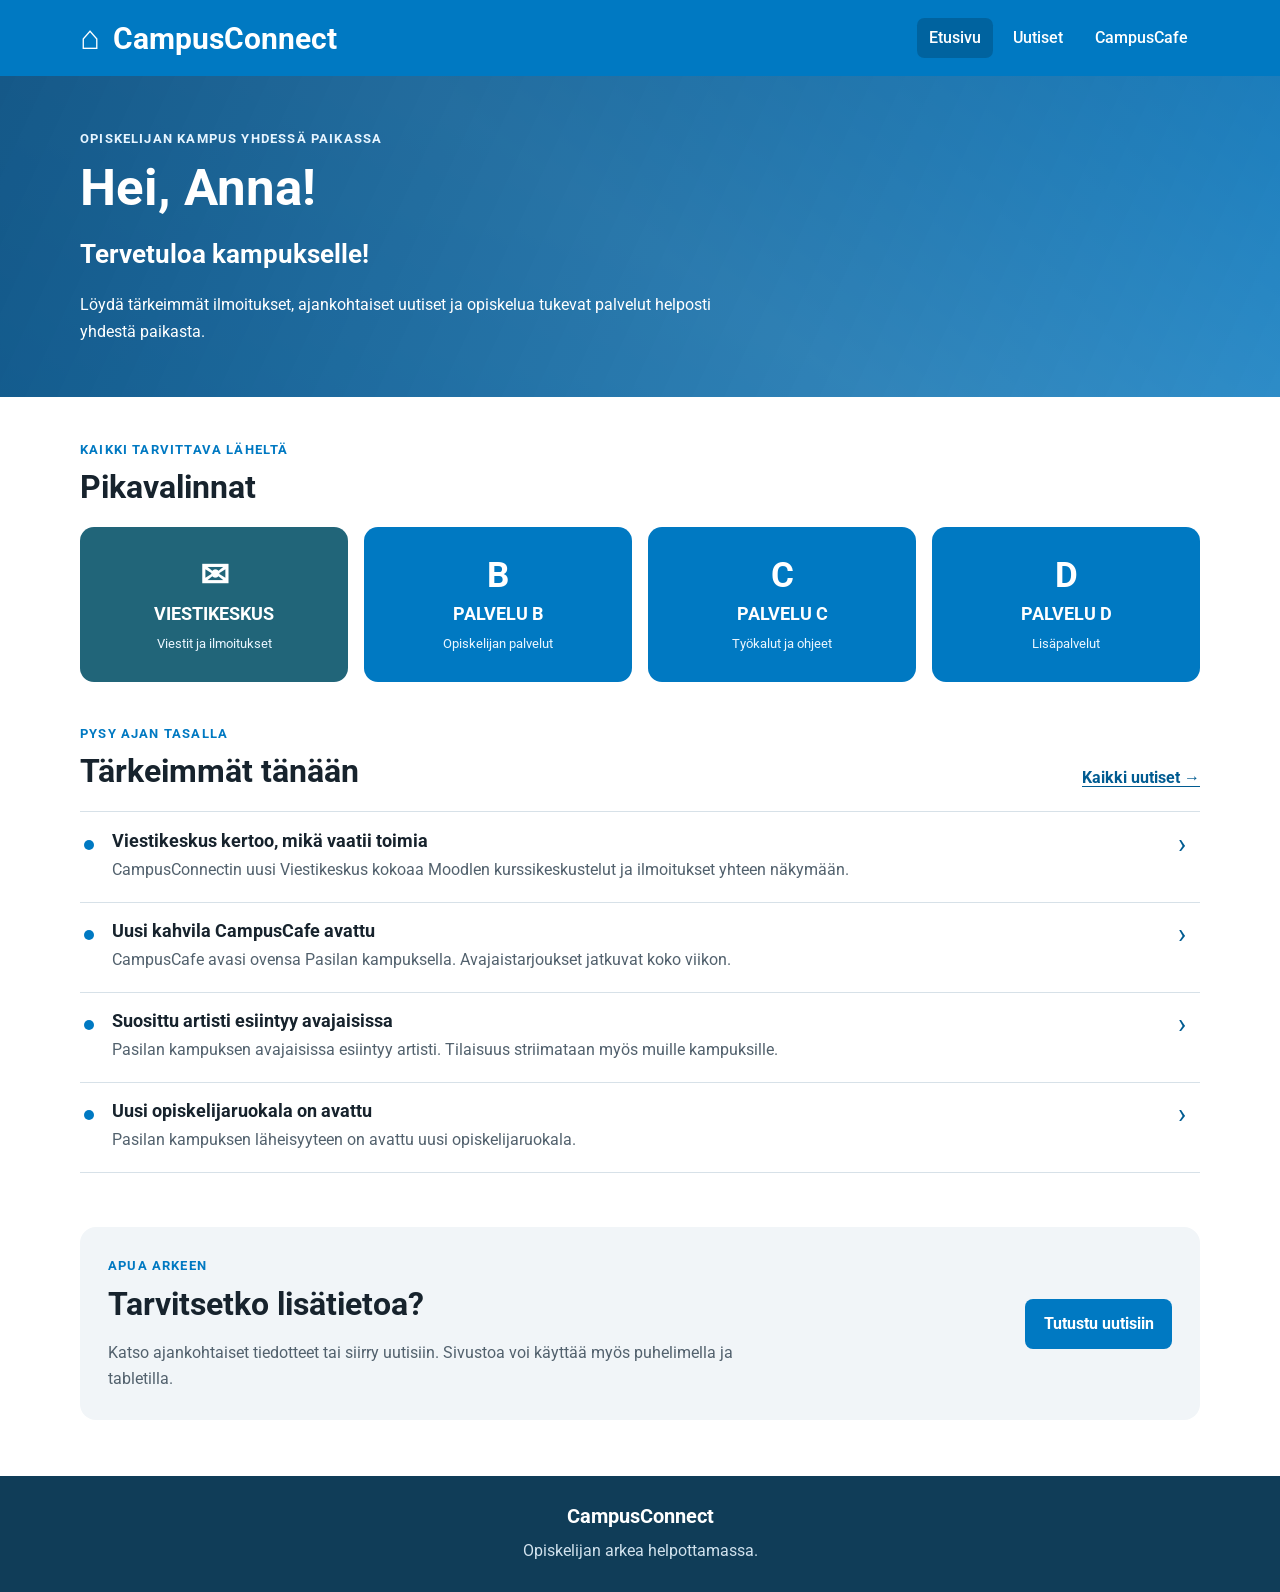
<file: index.html>
<!doctype html>
<html lang="fi">
<head>
  <meta charset="utf-8">
  <meta name="viewport" content="width=device-width, initial-scale=1">
  <meta name="description" content="CampusConnect – kampuksen tärkeimmät uutiset ja palvelut opiskelijoille.">
  <title>CampusConnect – Etusivu</title>
  <link rel="preconnect" href="https://fonts.googleapis.com">
  <link rel="preconnect" href="https://fonts.gstatic.com" crossorigin>
  <link href="https://fonts.googleapis.com/css2?family=Roboto:wght@400;500;700&display=swap" rel="stylesheet">
  <link rel="stylesheet" href="style.css">
</head>
<body>
  <a class="skip-link" href="#main">Siirry pääsisältöön</a>
  <header class="site-header">
    <a class="brand" href="index.html" aria-label="CampusConnect, etusivu">
      <span class="brand-icon" aria-hidden="true">⌂</span> CampusConnect
    </a>
    <nav class="main-nav" aria-label="Päänavigaatio">
      <a href="index.html" aria-current="page">Etusivu</a>
      <a href="uutiset.html">Uutiset</a>
      <a href="uutinen.html">CampusCafe</a>
    </nav>
  </header>

  <main id="main">
    <section class="hero" aria-labelledby="welcome-title">
      <div class="hero-content">
        <p class="eyebrow">Opiskelijan kampus yhdessä paikassa</p>
        <h1 id="welcome-title">Hei, Anna!</h1>
        <p class="hero-lead">Tervetuloa kampukselle!</p>
        <p>Löydä tärkeimmät ilmoitukset, ajankohtaiset uutiset ja opiskelua tukevat palvelut helposti yhdestä paikasta.</p>
      </div>
    </section>

    <section class="services section-wrap" aria-labelledby="services-title">
      <div class="section-heading">
        <div>
          <p class="eyebrow">Kaikki tarvittava läheltä</p>
          <h2 id="services-title">Pikavalinnat</h2>
        </div>
      </div>
      <div class="service-grid">
        <a class="service-card service-chat" href="#viestit">
          <span class="service-symbol" aria-hidden="true">✉</span>
          <span>Viestikeskus</span>
          <small>Viestit ja ilmoitukset</small>
        </a>
        <a class="service-card" href="#palvelut">
          <span class="service-symbol" aria-hidden="true">B</span>
          <span>Palvelu B</span>
          <small>Opiskelijan palvelut</small>
        </a>
        <a class="service-card" href="#palvelut">
          <span class="service-symbol" aria-hidden="true">C</span>
          <span>Palvelu C</span>
          <small>Työkalut ja ohjeet</small>
        </a>
        <a class="service-card" href="#palvelut">
          <span class="service-symbol" aria-hidden="true">D</span>
          <span>Palvelu D</span>
          <small>Lisäpalvelut</small>
        </a>
      </div>
    </section>

    <section class="news-section section-wrap" aria-labelledby="news-title">
      <div class="section-heading">
        <div>
          <p class="eyebrow">Pysy ajan tasalla</p>
          <h2 id="news-title">Tärkeimmät tänään</h2>
        </div>
        <a class="text-link" href="uutiset.html">Kaikki uutiset <span aria-hidden="true">→</span></a>
      </div>
      <div class="news-list">
        <article class="news-item" id="viestit">
          <span class="news-dot" aria-hidden="true"></span>
          <div>
            <h3><a href="uutiset.html#viestikeskus">Viestikeskus kertoo, mikä vaatii toimia</a></h3>
            <p>CampusConnectin uusi Viestikeskus kokoaa Moodlen kurssikeskustelut ja ilmoitukset yhteen näkymään.</p>
          </div>
          <a class="arrow-link" href="uutiset.html#viestikeskus" aria-label="Lue Viestikeskuksen uutinen">›</a>
        </article>
        <article class="news-item">
          <span class="news-dot" aria-hidden="true"></span>
          <div>
            <h3><a href="uutinen.html">Uusi kahvila CampusCafe avattu</a></h3>
            <p>CampusCafe avasi ovensa Pasilan kampuksella. Avajaistarjoukset jatkuvat koko viikon.</p>
          </div>
          <a class="arrow-link" href="uutinen.html" aria-label="Lue CampusCafe-uutinen">›</a>
        </article>
        <article class="news-item">
          <span class="news-dot" aria-hidden="true"></span>
          <div>
            <h3><a href="uutiset.html#esiintyja">Suosittu artisti esiintyy avajaisissa</a></h3>
            <p>Pasilan kampuksen avajaisissa esiintyy artisti. Tilaisuus striimataan myös muille kampuksille.</p>
          </div>
          <a class="arrow-link" href="uutiset.html#esiintyja" aria-label="Lue esiintymisen uutinen">›</a>
        </article>
        <article class="news-item" id="palvelut">
          <span class="news-dot" aria-hidden="true"></span>
          <div>
            <h3><a href="uutiset.html#ruokala">Uusi opiskelijaruokala on avattu</a></h3>
            <p>Pasilan kampuksen läheisyyteen on avattu uusi opiskelijaruokala.</p>
          </div>
          <a class="arrow-link" href="uutiset.html#ruokala" aria-label="Lue opiskelijaruokalan uutinen">›</a>
        </article>
      </div>
    </section>

    <section class="info-band section-wrap" aria-labelledby="info-title">
      <div>
        <p class="eyebrow">Apua arkeen</p>
        <h2 id="info-title">Tarvitsetko lisätietoa?</h2>
        <p>Katso ajankohtaiset tiedotteet tai siirry uutisiin. Sivustoa voi käyttää myös puhelimella ja tabletilla.</p>
      </div>
      <a class="button-link" href="uutiset.html">Tutustu uutisiin</a>
    </section>
  </main>

  <footer class="site-footer">
    <a class="footer-brand" href="index.html">CampusConnect</a>
    <p>Opiskelijan arkea helpottamassa.</p>
  </footer>
</body>
</html>
</file>
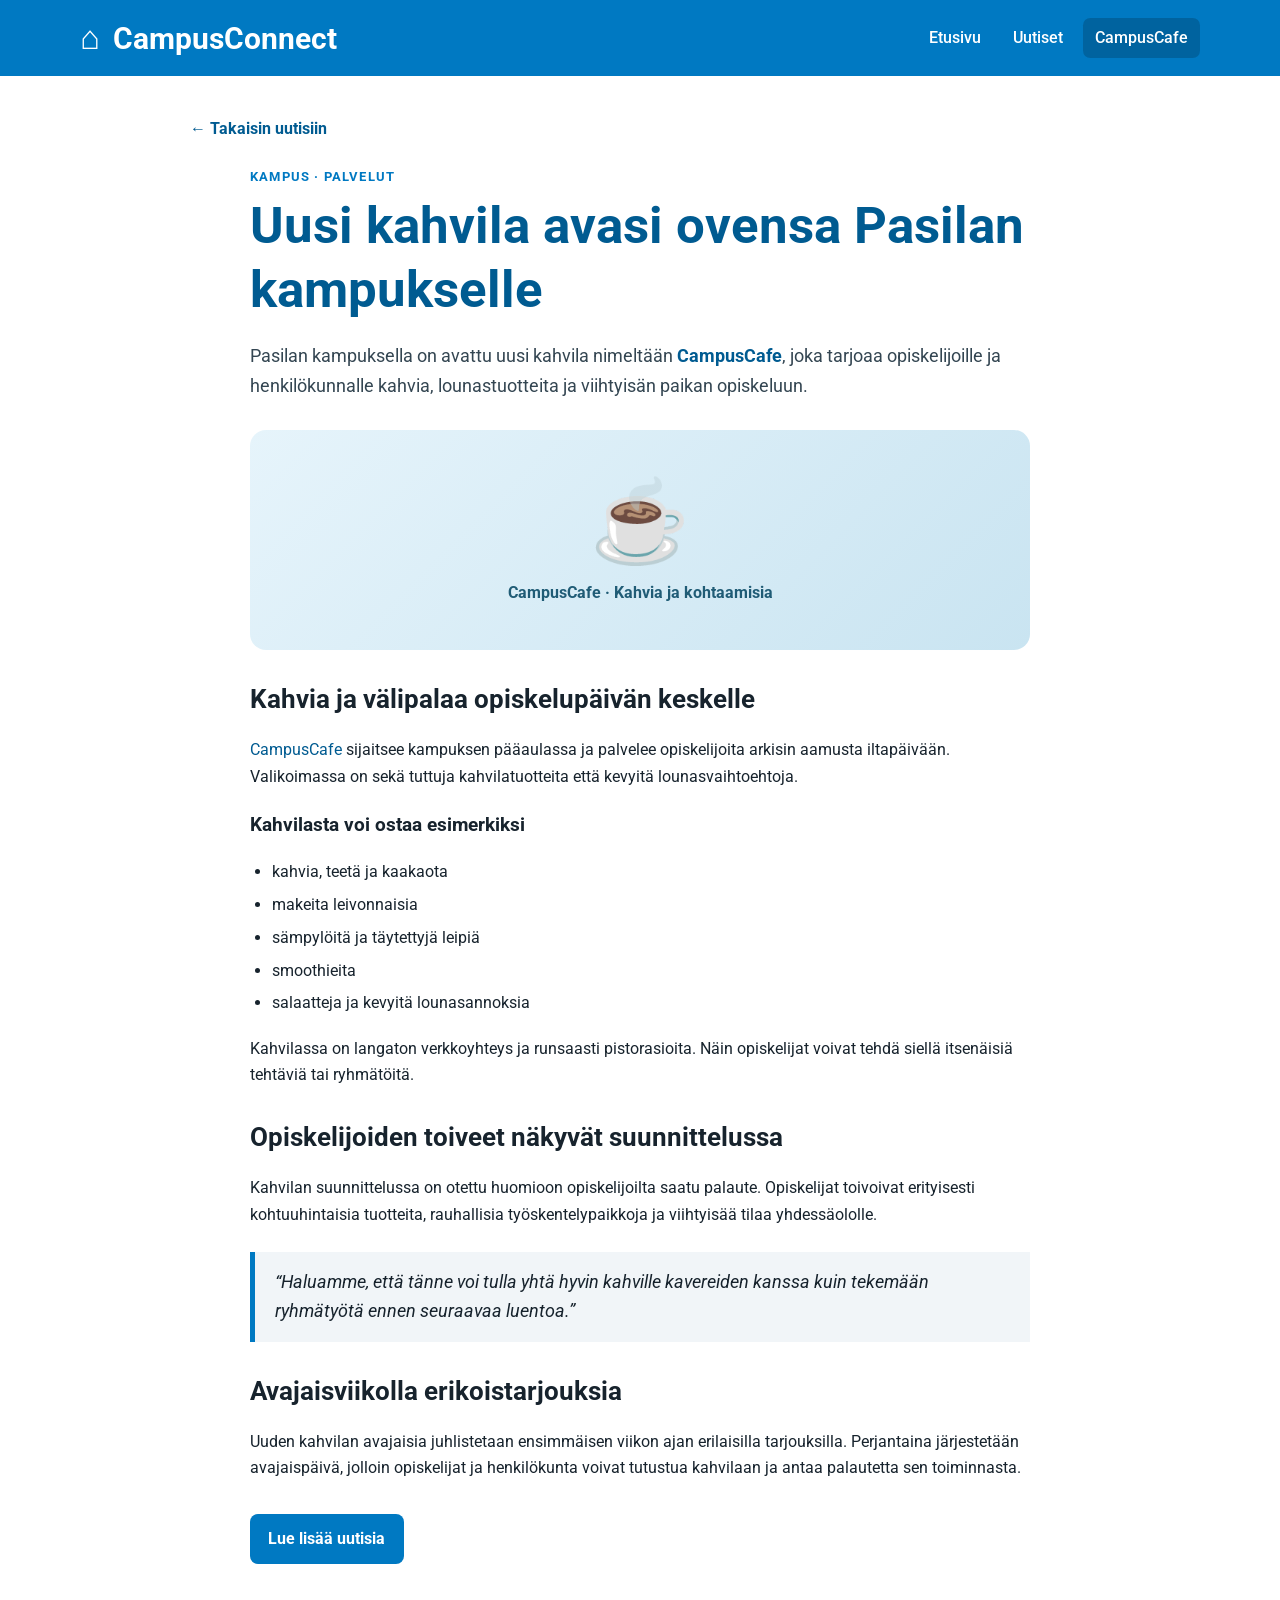
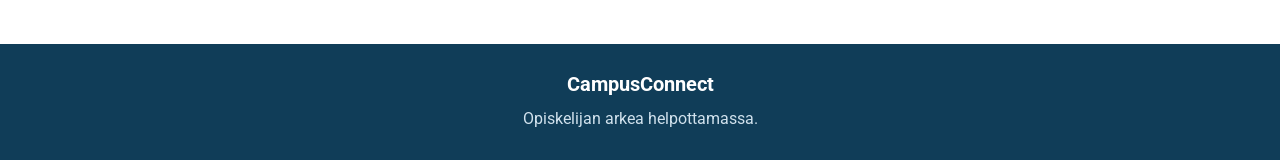
<file: uutinen.html>
<!doctype html>
<html lang="fi">
<head>
  <meta charset="utf-8">
  <meta name="viewport" content="width=device-width, initial-scale=1">
  <meta name="description" content="Lue uutinen uudesta CampusCafe-kahvilasta Pasilan kampuksella.">
  <title>Uusi kahvila avattu – CampusConnect</title>
  <link rel="preconnect" href="https://fonts.googleapis.com">
  <link rel="preconnect" href="https://fonts.gstatic.com" crossorigin>
  <link href="https://fonts.googleapis.com/css2?family=Roboto:wght@400;500;700&display=swap" rel="stylesheet">
  <link rel="stylesheet" href="style.css">
</head>
<body>
  <a class="skip-link" href="#main">Siirry pääsisältöön</a>
  <header class="site-header">
    <a class="brand" href="index.html"><span class="brand-icon" aria-hidden="true">⌂</span> CampusConnect</a>
    <nav class="main-nav" aria-label="Päänavigaatio">
      <a href="index.html">Etusivu</a>
      <a href="uutiset.html">Uutiset</a>
      <a href="uutinen.html" aria-current="page">CampusCafe</a>
    </nav>
  </header>
  <main id="main" class="page-main article-main">
    <p class="back-link"><a href="uutiset.html">← Takaisin uutisiin</a></p>
    <article class="story">
      <p class="eyebrow">Kampus · Palvelut</p>
      <h1>Uusi kahvila avasi ovensa Pasilan kampukselle</h1>
      <p class="story-lead">Pasilan kampuksella on avattu uusi kahvila nimeltään <strong class="accent">CampusCafe</strong>, joka tarjoaa opiskelijoille ja henkilökunnalle kahvia, lounastuotteita ja viihtyisän paikan opiskeluun.</p>
      <div class="cafe-illustration" role="img" aria-label="Kuvituskuva kahvikupista ja kahvilan pöydästä">
        <span aria-hidden="true">☕</span>
        <p>CampusCafe · Kahvia ja kohtaamisia</p>
      </div>
      <h2>Kahvia ja välipalaa opiskelupäivän keskelle</h2>
      <p><span class="accent">CampusCafe</span> sijaitsee kampuksen pääaulassa ja palvelee opiskelijoita arkisin aamusta iltapäivään. Valikoimassa on sekä tuttuja kahvilatuotteita että kevyitä lounasvaihtoehtoja.</p>
      <h3>Kahvilasta voi ostaa esimerkiksi</h3>
      <ul class="product-list">
        <li>kahvia, teetä ja kaakaota</li>
        <li>makeita leivonnaisia</li>
        <li>sämpylöitä ja täytettyjä leipiä</li>
        <li>smoothieita</li>
        <li>salaatteja ja kevyitä lounasannoksia</li>
      </ul>
      <p>Kahvilassa on langaton verkkoyhteys ja runsaasti pistorasioita. Näin opiskelijat voivat tehdä siellä itsenäisiä tehtäviä tai ryhmätöitä.</p>
      <h2>Opiskelijoiden toiveet näkyvät suunnittelussa</h2>
      <p>Kahvilan suunnittelussa on otettu huomioon opiskelijoilta saatu palaute. Opiskelijat toivoivat erityisesti kohtuuhintaisia tuotteita, rauhallisia työskentelypaikkoja ja viihtyisää tilaa yhdessäololle.</p>
      <blockquote>“Haluamme, että tänne voi tulla yhtä hyvin kahville kavereiden kanssa kuin tekemään ryhmätyötä ennen seuraavaa luentoa.”</blockquote>
      <h2>Avajaisviikolla erikoistarjouksia</h2>
      <p>Uuden kahvilan avajaisia juhlistetaan ensimmäisen viikon ajan erilaisilla tarjouksilla. Perjantaina järjestetään avajaispäivä, jolloin opiskelijat ja henkilökunta voivat tutustua kahvilaan ja antaa palautetta sen toiminnasta.</p>
      <p class="article-end"><a class="button-link" href="uutiset.html">Lue lisää uutisia</a></p>
    </article>
  </main>
  <footer class="site-footer">
    <a class="footer-brand" href="index.html">CampusConnect</a>
    <p>Opiskelijan arkea helpottamassa.</p>
  </footer>
</body>
</html>
</file>
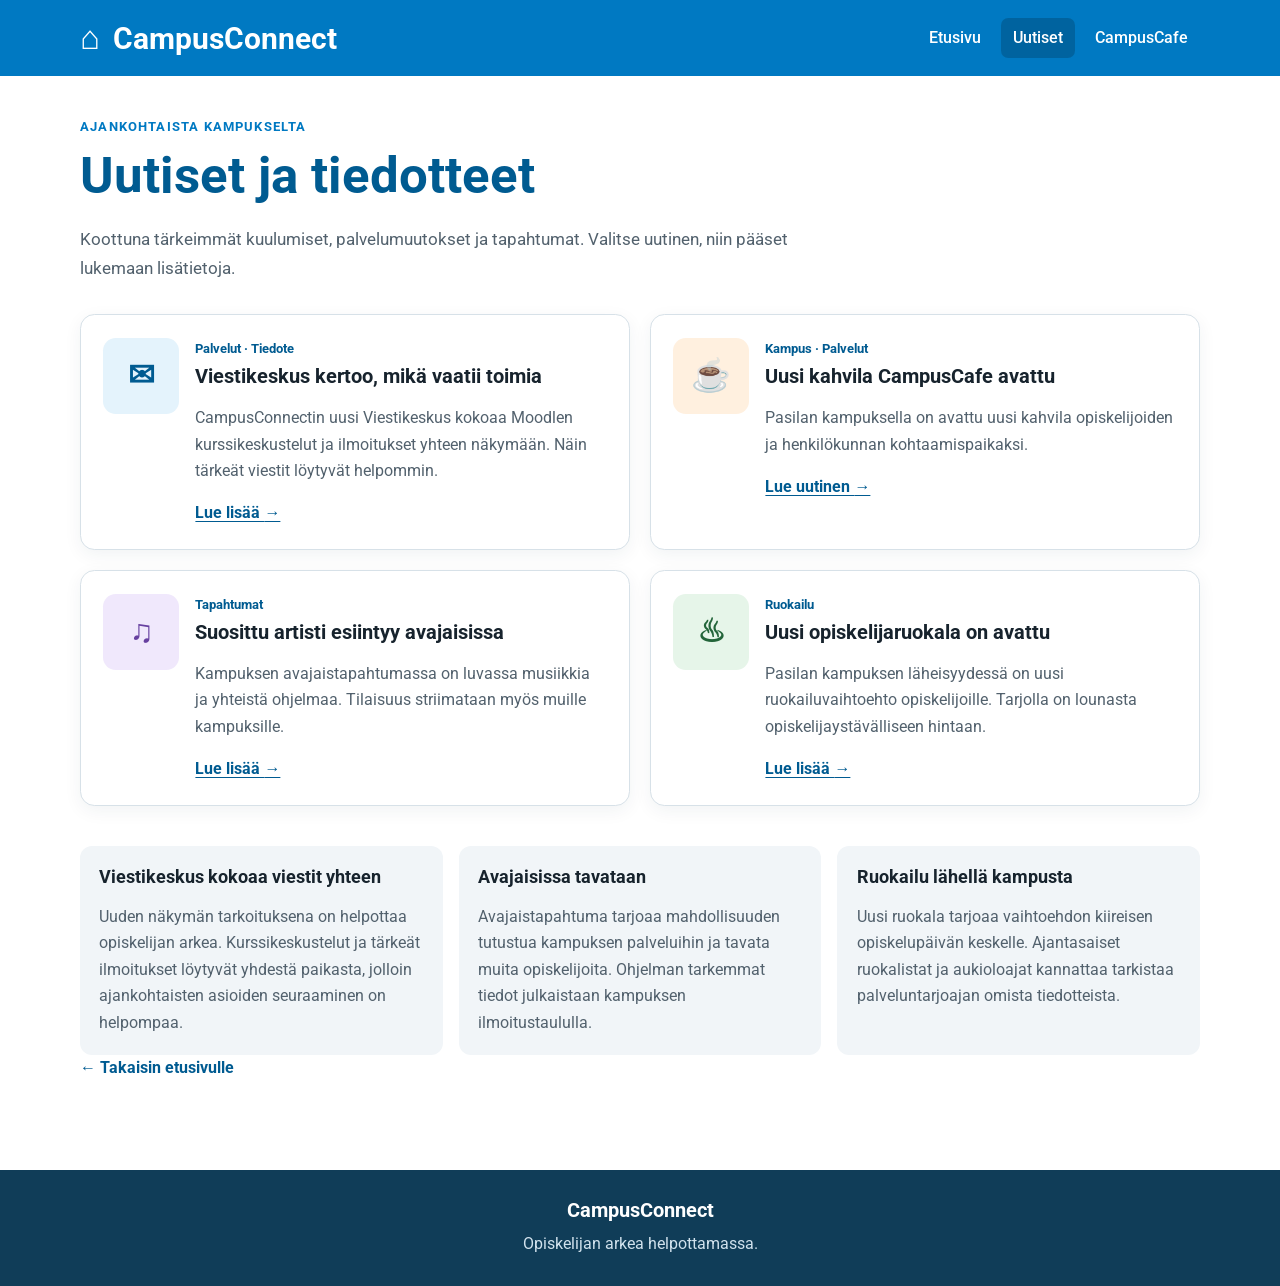
<file: uutiset.html>
<!doctype html>
<html lang="fi">
<head>
  <meta charset="utf-8">
  <meta name="viewport" content="width=device-width, initial-scale=1">
  <meta name="description" content="CampusConnectin ajankohtaiset uutiset ja kampuksen tiedotteet.">
  <title>Uutiset – CampusConnect</title>
  <link rel="preconnect" href="https://fonts.googleapis.com">
  <link rel="preconnect" href="https://fonts.gstatic.com" crossorigin>
  <link href="https://fonts.googleapis.com/css2?family=Roboto:wght@400;500;700&display=swap" rel="stylesheet">
  <link rel="stylesheet" href="style.css">
</head>
<body>
  <a class="skip-link" href="#main">Siirry pääsisältöön</a>
  <header class="site-header">
    <a class="brand" href="index.html"><span class="brand-icon" aria-hidden="true">⌂</span> CampusConnect</a>
    <nav class="main-nav" aria-label="Päänavigaatio">
      <a href="index.html">Etusivu</a>
      <a href="uutiset.html" aria-current="page">Uutiset</a>
      <a href="uutinen.html">CampusCafe</a>
    </nav>
  </header>
  <main id="main" class="page-main">
    <div class="page-intro">
      <p class="eyebrow">Ajankohtaista kampukselta</p>
      <h1>Uutiset ja tiedotteet</h1>
      <p>Koottuna tärkeimmät kuulumiset, palvelumuutokset ja tapahtumat. Valitse uutinen, niin pääset lukemaan lisätietoja.</p>
    </div>

    <section class="article-grid" aria-label="Uutislista">
      <article class="article-card" id="viestikeskus">
        <div class="article-card-icon" aria-hidden="true">✉</div>
        <div class="article-card-content">
          <p class="article-meta">Palvelut · Tiedote</p>
          <h2>Viestikeskus kertoo, mikä vaatii toimia</h2>
          <p>CampusConnectin uusi Viestikeskus kokoaa Moodlen kurssikeskustelut ja ilmoitukset yhteen näkymään. Näin tärkeät viestit löytyvät helpommin.</p>
          <a class="text-link" href="#viestikeskus-details">Lue lisää <span aria-hidden="true">→</span></a>
        </div>
      </article>
      <article class="article-card" id="campuscafe">
        <div class="article-card-icon cafe-icon" aria-hidden="true">☕</div>
        <div class="article-card-content">
          <p class="article-meta">Kampus · Palvelut</p>
          <h2>Uusi kahvila CampusCafe avattu</h2>
          <p>Pasilan kampuksella on avattu uusi kahvila opiskelijoiden ja henkilökunnan kohtaamispaikaksi.</p>
          <a class="text-link" href="uutinen.html">Lue uutinen <span aria-hidden="true">→</span></a>
        </div>
      </article>
      <article class="article-card" id="esiintyja">
        <div class="article-card-icon event-icon" aria-hidden="true">♫</div>
        <div class="article-card-content">
          <p class="article-meta">Tapahtumat</p>
          <h2>Suosittu artisti esiintyy avajaisissa</h2>
          <p>Kampuksen avajaistapahtumassa on luvassa musiikkia ja yhteistä ohjelmaa. Tilaisuus striimataan myös muille kampuksille.</p>
          <a class="text-link" href="#esiintyja-details">Lue lisää <span aria-hidden="true">→</span></a>
        </div>
      </article>
      <article class="article-card" id="ruokala">
        <div class="article-card-icon food-icon" aria-hidden="true">♨</div>
        <div class="article-card-content">
          <p class="article-meta">Ruokailu</p>
          <h2>Uusi opiskelijaruokala on avattu</h2>
          <p>Pasilan kampuksen läheisyydessä on uusi ruokailuvaihtoehto opiskelijoille. Tarjolla on lounasta opiskelijaystävälliseen hintaan.</p>
          <a class="text-link" href="#ruokala-details">Lue lisää <span aria-hidden="true">→</span></a>
        </div>
      </article>
    </section>

    <section class="details-section" aria-label="Uutisten lisätiedot">
      <article class="detail-panel" id="viestikeskus-details">
        <h2>Viestikeskus kokoaa viestit yhteen</h2>
        <p>Uuden näkymän tarkoituksena on helpottaa opiskelijan arkea. Kurssikeskustelut ja tärkeät ilmoitukset löytyvät yhdestä paikasta, jolloin ajankohtaisten asioiden seuraaminen on helpompaa.</p>
      </article>
      <article class="detail-panel" id="esiintyja-details">
        <h2>Avajaisissa tavataan</h2>
        <p>Avajaistapahtuma tarjoaa mahdollisuuden tutustua kampuksen palveluihin ja tavata muita opiskelijoita. Ohjelman tarkemmat tiedot julkaistaan kampuksen ilmoitustaululla.</p>
      </article>
      <article class="detail-panel" id="ruokala-details">
        <h2>Ruokailu lähellä kampusta</h2>
        <p>Uusi ruokala tarjoaa vaihtoehdon kiireisen opiskelupäivän keskelle. Ajantasaiset ruokalistat ja aukioloajat kannattaa tarkistaa palveluntarjoajan omista tiedotteista.</p>
      </article>
    </section>
    <p class="back-link"><a href="index.html">← Takaisin etusivulle</a></p>
  </main>
  <footer class="site-footer">
    <a class="footer-brand" href="index.html">CampusConnect</a>
    <p>Opiskelijan arkea helpottamassa.</p>
  </footer>
</body>
</html>
</file>
<file: style.css>
/* CampusConnect – yhteiset tyylit */
:root {
  --color-primary: #0079C2;
  --color-primary-dark: #005b91;
  --color-background: #ffffff;
  --color-surface: #f1f5f8;
  --color-text: #17232d;
  --color-muted: #52616d;
  --color-border: #d7e1e8;
  --content-width: 1120px;
}

* { box-sizing: border-box; }

html { scroll-behavior: smooth; }

body {
  margin: 0;
  color: var(--color-text);
  background: var(--color-background);
  font-family: "Roboto", sans-serif;
  font-size: 1rem;
  line-height: 1.65;
}

a { color: var(--color-primary-dark); }
a:hover { color: var(--color-primary); }
a:focus-visible, button:focus-visible {
  outline: 3px solid #e28a18;
  outline-offset: 3px;
}

.skip-link {
  position: absolute;
  top: -5rem;
  left: 1rem;
  z-index: 100;
  padding: .75rem 1rem;
  color: #fff;
  background: #17232d;
  border-radius: .4rem;
}
.skip-link:focus { top: 1rem; }

.site-header {
  min-height: 76px;
  padding: .85rem max(1.25rem, calc((100% - var(--content-width)) / 2));
  display: flex;
  align-items: center;
  justify-content: space-between;
  gap: 1.5rem;
  background: var(--color-primary);
  color: #fff;
}

.brand, .footer-brand {
  color: #fff;
  font-weight: 700;
  font-size: clamp(1.35rem, 2.5vw, 1.9rem);
  line-height: 1.2;
  text-decoration: none;
  white-space: nowrap;
}
.brand:hover, .footer-brand:hover { color: #fff; }
.brand-icon { display: inline-block; margin-right: .35rem; font-size: 1.1em; }

.main-nav { display: flex; flex-wrap: wrap; gap: .5rem; }
.main-nav a {
  padding: .45rem .75rem;
  border-radius: .45rem;
  color: #fff;
  text-decoration: none;
  font-weight: 500;
}
.main-nav a:hover, .main-nav a[aria-current="page"] { background: rgba(0, 0, 0, .18); }

.hero {
  min-height: 290px;
  display: grid;
  align-items: center;
  background: linear-gradient(115deg, rgba(0, 73, 124, .88), rgba(0, 121, 194, .70)),
              linear-gradient(35deg, #8eb7d8, #c7d8e7 50%, #6597c1);
  color: #fff;
}
.hero-content {
  width: min(var(--content-width), calc(100% - 2.5rem));
  margin: 0 auto;
  padding: 3.25rem 0;
}
.eyebrow {
  margin: 0 0 .4rem;
  color: var(--color-primary);
  font-size: .82rem;
  font-weight: 700;
  letter-spacing: .09em;
  text-transform: uppercase;
}
.hero .eyebrow { color: #e5f4ff; }
h1, h2, h3 { line-height: 1.25; }
h1 { margin: 0 0 .8rem; font-size: clamp(2rem, 4vw, 3.25rem); }
.hero-lead { margin: 0 0 .5rem; font-size: clamp(1.25rem, 2.5vw, 1.65rem); font-weight: 700; }
.hero-content > p:last-child { max-width: 650px; margin-bottom: 0; }

.section-wrap, .page-main {
  width: min(var(--content-width), calc(100% - 2.5rem));
  margin: 0 auto;
}
.services { padding-top: 2.6rem; }
.news-section { padding: 2.6rem 0 3.4rem; }
.section-heading {
  display: flex;
  align-items: end;
  justify-content: space-between;
  gap: 1rem;
  margin-bottom: 1.25rem;
}
.section-heading h2, .info-band h2 { margin: 0; font-size: clamp(1.55rem, 3vw, 2rem); }
.text-link { font-weight: 700; text-decoration-thickness: 1px; text-underline-offset: 3px; }

.service-grid {
  display: grid;
  grid-template-columns: repeat(4, minmax(0, 1fr));
  gap: 1rem;
}
.service-card {
  min-height: 155px;
  display: flex;
  flex-direction: column;
  align-items: center;
  justify-content: center;
  gap: .25rem;
  padding: 1.25rem .8rem;
  border-radius: 14px;
  background: var(--color-primary);
  color: #fff;
  text-align: center;
  text-decoration: none;
  transition: transform .15s ease, background .15s ease;
}
.service-card:hover { color: #fff; background: var(--color-primary-dark); transform: translateY(-3px); }
.service-chat { background: #216579; }
.service-symbol { font-size: 2.2rem; font-weight: 700; line-height: 1.2; }
.service-card > span:nth-child(2) { font-size: 1.1rem; font-weight: 700; text-transform: uppercase; }
.service-card small { color: #eaf6ff; }

.news-list { border-top: 1px solid var(--color-border); }
.news-item {
  display: grid;
  grid-template-columns: 12px minmax(0, 1fr) 28px;
  gap: 1rem;
  align-items: start;
  padding: 1.15rem .25rem;
  border-bottom: 1px solid var(--color-border);
}
.news-dot { width: 10px; height: 10px; margin-top: .55rem; border-radius: 50%; background: var(--color-primary); }
.news-item h3 { margin: 0 0 .25rem; font-size: 1.1rem; }
.news-item h3 a { color: var(--color-text); text-decoration: none; }
.news-item h3 a:hover { color: var(--color-primary); text-decoration: underline; }
.news-item p { margin: 0; color: var(--color-muted); }
.arrow-link { font-size: 1.7rem; line-height: 1; text-align: center; text-decoration: none; }

.info-band {
  display: flex;
  align-items: center;
  justify-content: space-between;
  gap: 2rem;
  margin-bottom: 3.5rem;
  padding: 1.75rem;
  border-radius: 1rem;
  background: var(--color-surface);
}
.info-band p:last-child { max-width: 650px; margin-bottom: 0; color: var(--color-muted); }
.button-link {
  display: inline-block;
  flex-shrink: 0;
  padding: .75rem 1.15rem;
  border-radius: .5rem;
  background: var(--color-primary);
  color: #fff;
  font-weight: 700;
  text-decoration: none;
}
.button-link:hover { background: var(--color-primary-dark); color: #fff; }

.site-footer {
  padding: 1.75rem 1.25rem;
  background: #103d58;
  color: #eaf6ff;
  text-align: center;
}
.footer-brand { font-size: 1.25rem; }
.site-footer p { margin: .4rem 0 0; color: #d1e2ed; }

.page-main { padding-top: 2.5rem; padding-bottom: 4rem; }
.page-intro { max-width: 760px; margin-bottom: 2rem; }
.page-intro h1 { color: var(--color-primary-dark); }
.page-intro > p:last-child { color: var(--color-muted); font-size: 1.08rem; }
.article-grid { display: grid; grid-template-columns: repeat(2, minmax(0, 1fr)); gap: 1.25rem; }
.article-card {
  display: grid;
  grid-template-columns: 76px minmax(0, 1fr);
  gap: 1rem;
  padding: 1.4rem;
  border: 1px solid var(--color-border);
  border-radius: .9rem;
  background: #fff;
  box-shadow: 0 5px 18px rgba(20, 55, 75, .06);
}
.article-card-icon {
  width: 76px;
  height: 76px;
  display: grid;
  place-items: center;
  border-radius: .8rem;
  background: #e4f3fc;
  color: var(--color-primary-dark);
  font-size: 2rem;
  font-weight: 700;
}
.cafe-icon { background: #fff0df; color: #87501a; }
.event-icon { background: #f0e8fc; color: #6740a0; }
.food-icon { background: #e6f5e9; color: #23653a; }
.article-meta { margin: 0 0 .3rem; color: var(--color-primary-dark); font-size: .82rem; font-weight: 700; }
.article-card h2 { margin: 0 0 .5rem; font-size: 1.25rem; }
.article-card p:not(.article-meta) { color: var(--color-muted); }
.details-section { display: grid; grid-template-columns: repeat(3, minmax(0, 1fr)); gap: 1rem; margin-top: 2.5rem; }
.detail-panel { padding: 1.2rem; border-radius: .75rem; background: var(--color-surface); }
.detail-panel h2 { margin-top: 0; font-size: 1.15rem; }
.detail-panel p { margin-bottom: 0; color: var(--color-muted); }
.back-link { margin: 0 0 1.5rem; }
.back-link a { font-weight: 700; text-decoration: none; }
.back-link a:hover { text-decoration: underline; }

.article-main { max-width: 900px; }
.story { max-width: 780px; margin: 0 auto; }
.story h1 { color: var(--color-primary-dark); }
.story h2 { margin-top: 2.1rem; font-size: 1.6rem; }
.story h3 { margin-top: 1.5rem; }
.story-lead { font-size: 1.15rem; color: #344652; }
.accent { color: var(--color-primary-dark); }
.cafe-illustration {
  min-height: 220px;
  display: flex;
  flex-direction: column;
  align-items: center;
  justify-content: center;
  margin: 1.8rem 0;
  border-radius: 1rem;
  background: linear-gradient(135deg, #e6f4fb, #c9e4f1);
  color: #205c76;
}
.cafe-illustration span { font-size: 5rem; line-height: 1.2; }
.cafe-illustration p { margin: .6rem 0 0; font-weight: 700; }
.product-list { padding-left: 1.4rem; }
.product-list li { padding: .2rem 0; }
.story blockquote {
  margin: 1.5rem 0;
  padding: 1rem 1.25rem;
  border-left: 5px solid var(--color-primary);
  background: var(--color-surface);
  font-size: 1.1rem;
  font-style: italic;
}
.article-end { margin-top: 2rem; }

@media (max-width: 760px) {
  .site-header { align-items: flex-start; flex-direction: column; gap: .8rem; }
  .main-nav { width: 100%; }
  .main-nav a { padding: .4rem .6rem; }
  .service-grid { grid-template-columns: repeat(2, minmax(0, 1fr)); }
  .article-grid { grid-template-columns: 1fr; }
  .details-section { grid-template-columns: 1fr; }
  .info-band { align-items: flex-start; flex-direction: column; }
}
@media (max-width: 420px) {
  .section-wrap, .page-main, .hero-content { width: min(100% - 1.5rem, var(--content-width)); }
  .service-grid { gap: .65rem; }
  .service-card { min-height: 135px; padding: .9rem .5rem; }
  .article-card { grid-template-columns: 1fr; }
  .article-card-icon { width: 58px; height: 58px; }
  .news-item { grid-template-columns: 10px minmax(0, 1fr) 20px; gap: .65rem; }
  .section-heading { align-items: flex-start; flex-direction: column; }
}
@media (prefers-reduced-motion: reduce) {
  html { scroll-behavior: auto; }
  *, *::before, *::after { transition-duration: .01ms !important; animation-duration: .01ms !important; }
}
</file>
